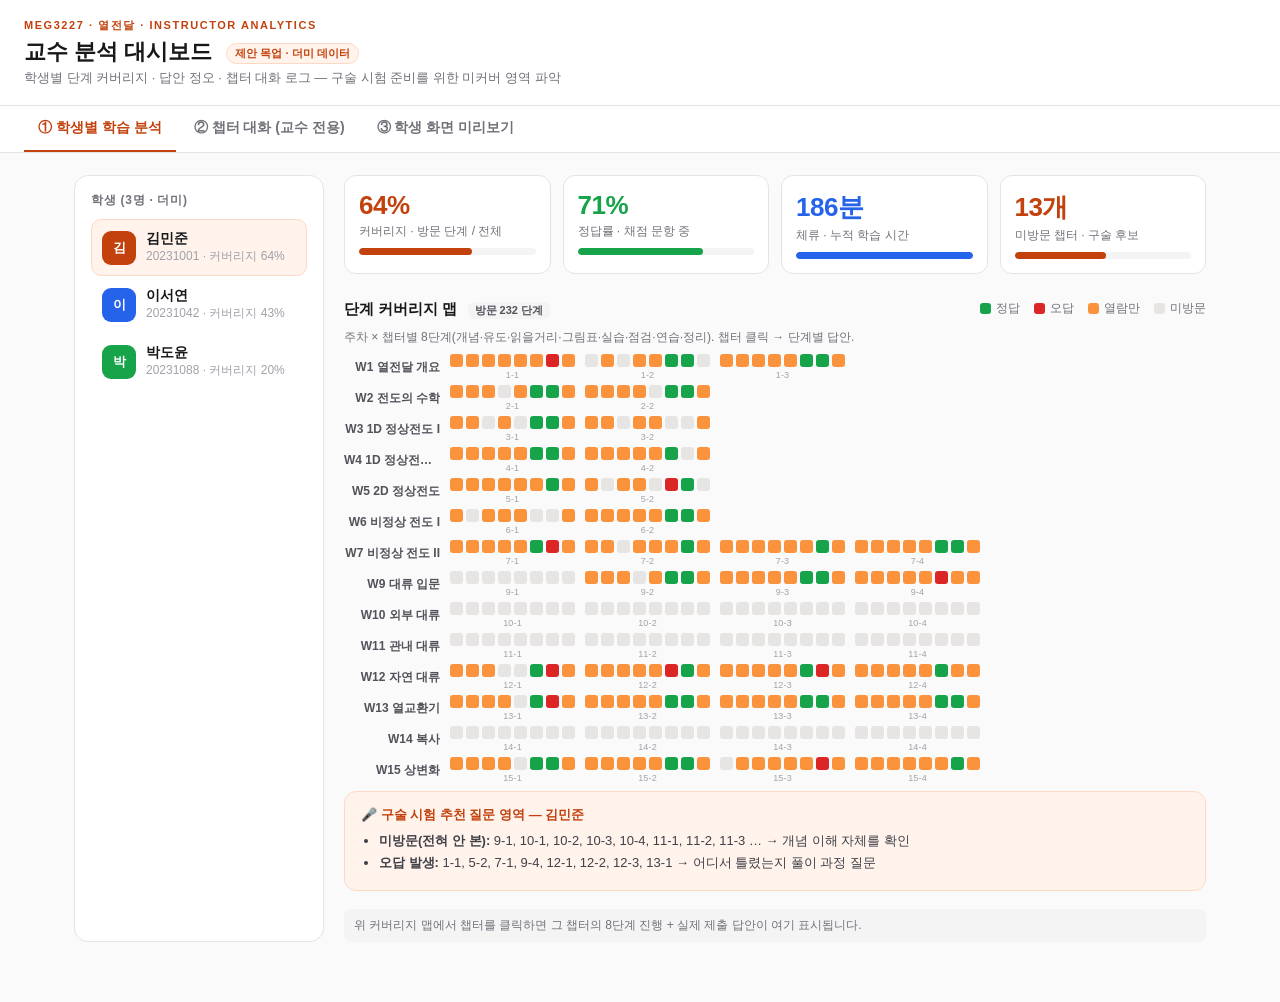
<file: public/mockup-admin.html>
<!doctype html>
<html lang="ko">
<head>
<meta charset="utf-8" />
<meta name="viewport" content="width=device-width, initial-scale=1" />
<title>교수 분석 대시보드 — 제안 목업 (MFTEL 열전달)</title>
<style>
  :root{
    --accent:#c2410c; --accent-hover:#a8360a; --accent-soft:#fff3ec;
    --ink:#18181b; --ink2:#3f3f46; --gray:#52525b; --gray2:#71717a; --gray3:#a1a1aa;
    --line:#e4e4e7; --wash:#f4f4f5; --page:#fafafa; --white:#fff;
    --ok:#16a34a; --okbg:#dcfce7; --bad:#dc2626; --badbg:#fee2e2; --read:#fb923c; --skip:#e7e5e4;
  }
  *{box-sizing:border-box}
  html,body{margin:0}
  body{font-family:-apple-system,BlinkMacSystemFont,"Segoe UI",Roboto,"Apple SD Gothic Neo","Noto Sans KR",sans-serif;background:var(--page);color:var(--ink);-webkit-font-smoothing:antialiased}
  header{border-bottom:1px solid var(--line);background:var(--white);padding:18px 24px}
  .eyebrow{font-size:11px;font-weight:800;letter-spacing:.14em;color:var(--accent)}
  h1{margin:4px 0 2px;font-size:22px;font-weight:800}
  .sub{font-size:13px;color:var(--gray2)}
  .badge-demo{display:inline-block;margin-left:8px;font-size:11px;font-weight:700;color:var(--accent);background:var(--accent-soft);border:1px solid #fcd9c4;padding:2px 8px;border-radius:999px;vertical-align:middle}
  nav.tabs{display:flex;gap:4px;padding:0 24px;background:var(--white);border-bottom:1px solid var(--line);position:sticky;top:0;z-index:5}
  nav.tabs button{appearance:none;border:none;background:none;padding:13px 14px;font-size:14px;font-weight:600;color:var(--gray2);cursor:pointer;border-bottom:2px solid transparent}
  nav.tabs button.active{color:var(--accent);border-bottom-color:var(--accent)}
  main{max-width:1180px;margin:0 auto;padding:22px 24px 60px}
  .view{display:none}.view.active{display:block}
  .grid2{display:grid;grid-template-columns:250px 1fr;gap:20px}
  @media(max-width:820px){.grid2{grid-template-columns:1fr}}
  .card{background:var(--white);border:1px solid var(--line);border-radius:14px}
  .card.pad{padding:16px}
  .muted{color:var(--gray2)}
  .roster h3,.panel h3{margin:0 0 10px;font-size:12px;font-weight:800;letter-spacing:.06em;color:var(--gray2);text-transform:uppercase}
  .stu{display:flex;align-items:center;gap:10px;padding:10px;border-radius:10px;cursor:pointer;border:1px solid transparent}
  .stu:hover{background:var(--wash)}
  .stu.sel{background:var(--accent-soft);border-color:#fcd9c4}
  .stu .av{width:34px;height:34px;border-radius:9px;flex:0 0 auto;display:flex;align-items:center;justify-content:center;color:#fff;font-weight:800;font-size:13px}
  .stu .nm{font-weight:700;font-size:14px}
  .stu .mt{font-size:12px;color:var(--gray3)}
  .stat-row{display:grid;grid-template-columns:repeat(4,1fr);gap:12px;margin-bottom:18px}
  @media(max-width:640px){.stat-row{grid-template-columns:repeat(2,1fr)}}
  .stat{background:var(--white);border:1px solid var(--line);border-radius:12px;padding:14px}
  .stat .v{font-size:26px;font-weight:800;letter-spacing:-.02em}
  .stat .l{font-size:12px;color:var(--gray2);margin-top:2px}
  .bar{height:7px;border-radius:99px;background:var(--wash);overflow:hidden;margin-top:8px}
  .bar>i{display:block;height:100%;border-radius:99px}
  .sec-title{display:flex;align-items:baseline;justify-content:space-between;margin:26px 0 10px}
  .sec-title h2{font-size:15px;font-weight:800;margin:0}
  .legend{display:flex;gap:14px;flex-wrap:wrap;font-size:12px;color:var(--gray2)}
  .legend span{display:inline-flex;align-items:center;gap:5px}
  .sw{width:11px;height:11px;border-radius:3px;display:inline-block}
  .sw.ok{background:var(--ok)}.sw.bad{background:var(--bad)}.sw.read{background:var(--read)}.sw.skip{background:var(--skip)}
  /* coverage map */
  .cov{display:flex;flex-direction:column;gap:5px}
  .wkrow{display:grid;grid-template-columns:96px 1fr;align-items:center;gap:10px}
  .wklab{font-size:12px;color:var(--gray);font-weight:600;text-align:right;white-space:nowrap;overflow:hidden;text-overflow:ellipsis}
  .chstrip{display:flex;gap:10px;flex-wrap:wrap}
  .chgrp{display:flex;flex-direction:column;gap:3px;cursor:pointer}
  .chgrp .cl{font-size:9px;color:var(--gray3);text-align:center;letter-spacing:.02em}
  .chgrp .cells{display:flex;gap:3px}
  .chgrp:hover .cl{color:var(--accent)}
  .cell{width:13px;height:13px;border-radius:3px;background:var(--skip)}
  .cell.ok{background:var(--ok)}.cell.bad{background:var(--bad)}.cell.read{background:var(--read)}
  .exam-tips{background:var(--accent-soft);border:1px solid #fcd9c4;border-radius:12px;padding:14px 16px;margin-top:8px}
  .exam-tips h4{margin:0 0 8px;font-size:13px;color:var(--accent);font-weight:800}
  .exam-tips ul{margin:0;padding-left:18px}
  .exam-tips li{font-size:13px;color:var(--ink2);margin:4px 0}
  .pill{display:inline-block;font-size:11px;font-weight:700;padding:1px 7px;border-radius:6px;margin-left:6px}
  .pill.gray{background:var(--wash);color:var(--gray)}
  /* drill */
  #drill{margin-top:18px}
  .step-line{display:flex;align-items:center;gap:10px;padding:9px 4px;border-bottom:1px solid var(--wash);font-size:13px}
  .dot{width:9px;height:9px;border-radius:99px;flex:0 0 auto}
  .dot.ok{background:var(--ok)}.dot.bad{background:var(--bad)}.dot.read{background:var(--read)}.dot.skip{background:var(--skip)}
  .step-line .st{width:60px;color:var(--gray2);font-size:12px}
  .step-line .qa{flex:1;color:var(--ink2)}
  .step-line .qa b{color:var(--ink)}
  .tagok{color:var(--ok);font-weight:700}.tagbad{color:var(--bad);font-weight:700}
  /* chat bubbles */
  .chatwrap{display:flex;flex-direction:column;gap:9px;margin-top:6px}
  .bub{max-width:78%;padding:9px 12px;border-radius:14px;font-size:13px;line-height:1.5;position:relative}
  .bub.stud{align-self:flex-start;background:var(--white);border:1px solid var(--line);border-bottom-left-radius:4px}
  .bub .meta{display:block;font-size:10px;color:var(--gray3);margin-top:4px}
  .note{font-size:12px;color:var(--gray2);background:var(--wash);border-radius:8px;padding:8px 10px;margin:6px 0 0}
  .chapter-tab{display:inline-flex;gap:6px;flex-wrap:wrap;margin:0 0 10px}
  .chapter-tab button{font-size:12px;font-weight:600;border:1px solid var(--line);background:var(--white);color:var(--gray);border-radius:999px;padding:5px 11px;cursor:pointer}
  .chapter-tab button.active{background:var(--accent);color:#fff;border-color:var(--accent)}
  /* student preview */
  .device{max-width:420px;margin:0 auto;border:1px solid var(--line);border-radius:20px;overflow:hidden;background:var(--white);box-shadow:0 10px 30px rgba(0,0,0,.06)}
  .lechead{padding:12px 16px;border-bottom:1px solid var(--line);font-size:12px;color:var(--gray2);font-weight:700}
  .lecbody{padding:20px 16px;min-height:150px;font-size:14px;line-height:1.7;color:var(--ink2)}
  .reflect{border-top:1px solid var(--line);background:var(--wash);padding:12px}
  .reflect .rh{font-size:12px;font-weight:700;color:var(--gray);display:flex;align-items:center;gap:6px;margin-bottom:8px}
  .lock{font-size:10px;color:var(--accent);background:var(--accent-soft);border:1px solid #fcd9c4;border-radius:999px;padding:1px 7px;font-weight:700}
  .reflect .in{display:flex;gap:8px}
  .reflect input{flex:1;border:1px solid var(--line);border-radius:10px;padding:9px 12px;font-size:13px;outline:none;background:#fff}
  .reflect input:focus{border-color:var(--accent)}
  .reflect button{background:var(--accent);color:#fff;border:none;border-radius:10px;padding:0 14px;font-weight:700;cursor:pointer}
  .mine{align-self:flex-end;background:var(--accent);color:#fff;border-bottom-right-radius:4px}
  .mine .meta{color:#ffe4d3}
  .callout{background:var(--white);border:1px solid var(--line);border-left:3px solid var(--accent);border-radius:10px;padding:14px 16px;margin:14px 0;font-size:13px;line-height:1.6;color:var(--ink2)}
  .callout b{color:var(--ink)}
  code{background:var(--wash);padding:1px 5px;border-radius:4px;font-size:12px;color:var(--accent)}
</style>
</head>
<body>
<header>
  <div class="eyebrow">MEG3227 · 열전달 · INSTRUCTOR ANALYTICS</div>
  <h1>교수 분석 대시보드 <span class="badge-demo">제안 목업 · 더미 데이터</span></h1>
  <div class="sub">학생별 단계 커버리지 · 답안 정오 · 챕터 대화 로그 — 구술 시험 준비를 위한 미커버 영역 파악</div>
</header>
<nav class="tabs">
  <button data-tab="t1" class="active">① 학생별 학습 분석</button>
  <button data-tab="t2">② 챕터 대화 (교수 전용)</button>
  <button data-tab="t3">③ 학생 화면 미리보기</button>
</nav>
<main>
  <section id="t1" class="view active">
    <div class="grid2">
      <aside class="card pad roster">
        <h3>학생 (3명 · 더미)</h3>
        <div id="roster"></div>
      </aside>
      <div class="panel">
        <div class="stat-row" id="stats"></div>
        <div class="sec-title">
          <h2>단계 커버리지 맵 <span class="pill gray" id="covpct"></span></h2>
          <div class="legend">
            <span><i class="sw ok"></i>정답</span><span><i class="sw bad"></i>오답</span>
            <span><i class="sw read"></i>열람만</span><span><i class="sw skip"></i>미방문</span>
          </div>
        </div>
        <div class="muted" style="font-size:12px;margin-bottom:8px">주차 × 챕터별 8단계(개념·유도·읽을거리·그림표·실습·점검·연습·정리). 챕터 클릭 → 단계별 답안.</div>
        <div class="cov" id="cov"></div>
        <div class="exam-tips" id="tips"></div>
        <div id="drill"></div>
      </div>
    </div>
  </section>

  <section id="t2" class="view">
    <div class="callout">
      <b>기능 ② 챕터 대화 (교수 전용)</b> — 각 챕터 하단에 학생이 생각·질문·막힌 점을 한 줄 남기면 <b>말풍선으로 누적</b>됩니다.
      학생 본인 화면엔 “교수님께 전달됨”만 뜨고 <b>다른 학생·본인에게 대화는 보이지 않으며</b>, 오직 이 교수 화면에서만 학생별·챕터별로 모입니다.
      능동학습의 <code>muddiest point</code>(가장 헷갈린 지점) 수집 패턴 — 구술 시험 질문과 강의 개선의 1차 소스.
    </div>
    <div class="grid2">
      <aside class="card pad roster">
        <h3>학생</h3><div id="roster2"></div>
      </aside>
      <div class="panel card pad">
        <h3 style="margin-top:0">챕터별 대화 로그</h3>
        <div class="chapter-tab" id="chapTabs"></div>
        <div class="chatwrap" id="chatlog"></div>
      </div>
    </div>
  </section>

  <section id="t3" class="view">
    <div class="callout">
      <b>학생 화면</b>에서 챕터 하단 “한 줄 메모” 입력 → 엔터 → 본인 화면엔 <b>내 말풍선 + “교수님만 봅니다” 안내</b>만.
      입력해 보세요. (이 데이터가 곧 ②탭 교수 화면에 학생별로 쌓입니다.)
    </div>
    <div class="device">
      <div class="lechead">WEEK 6 · 6-2 · 집중 용량법 — 실습</div>
      <div class="lecbody">
        Biot 수가 0.1보다 작으면 물체 내부 온도차를 무시하고 “한 덩어리, 한 온도”로 봅니다.
        <br><br>이 조건이 왜 성립하는지, 어디서 막히는지 아래에 한 줄로 남겨보세요.
      </div>
      <div class="reflect">
        <div class="rh">💬 이 챕터 한 줄 메모 <span class="lock">🔒 교수님만 봅니다</span></div>
        <div class="chatwrap" id="demoLog"></div>
        <div class="in" style="margin-top:8px">
          <input id="demoInput" placeholder="예: Bi 수 유도가 헷갈려요…" />
          <button id="demoSend">전송</button>
        </div>
      </div>
    </div>
  </section>
</main>

<script>
const STEPS = ["개념","유도","읽을거리","그림·표","실습","점검","연습","정리"];
const WEEKS = [
  {n:1,t:"열전달 개요",ch:["1-1","1-2","1-3"]},{n:2,t:"전도의 수학",ch:["2-1","2-2"]},
  {n:3,t:"1D 정상전도 I",ch:["3-1","3-2"]},{n:4,t:"1D 정상전도 II",ch:["4-1","4-2"]},
  {n:5,t:"2D 정상전도",ch:["5-1","5-2"]},{n:6,t:"비정상 전도 I",ch:["6-1","6-2"]},
  {n:7,t:"비정상 전도 II",ch:["7-1","7-2","7-3","7-4"]},{n:9,t:"대류 입문",ch:["9-1","9-2","9-3","9-4"]},
  {n:10,t:"외부 대류",ch:["10-1","10-2","10-3","10-4"]},{n:11,t:"관내 대류",ch:["11-1","11-2","11-3","11-4"]},
  {n:12,t:"자연 대류",ch:["12-1","12-2","12-3","12-4"]},{n:13,t:"열교환기",ch:["13-1","13-2","13-3","13-4"]},
  {n:14,t:"복사",ch:["14-1","14-2","14-3","14-4"]},{n:15,t:"상변화",ch:["15-1","15-2","15-3","15-4"]},
];
// 상태 코드: 0 미방문 / 1 열람만 / 2 정답 / 3 오답
const SAMPLE_Q = {
  "점검":["열저항 직렬/병렬 판별","무차원 수의 물리적 의미","경계조건 유형","1항 근사 타당 조건"],
  "연습":["ΔT_lm 계산","Nu_D 상관식 대입","Biot 수 산정","시상수 τ"]
};
function profile(seed, diligence){ // diligence 0~1
  let rng=seed; const rnd=()=>{rng=(rng*1103515245+12345)&0x7fffffff;return rng/0x7fffffff;};
  const cov={}; let visited=0,correct=0,answered=0,total=0;
  WEEKS.forEach((w,wi)=>{
    const weekReach = rnd() < (diligence*1.15 - wi*0.012); // 뒤 주차일수록 도달률↓
    w.ch.forEach(ch=>{
      const steps=[]; let chReach = weekReach && rnd() < (0.55+diligence*0.5);
      for(let s=0;s<8;s++){
        if(!chReach || rnd() > (0.5+diligence*0.5)) { steps.push(0); continue; }
        visited++;
        if(STEPS[s]==="점검"||STEPS[s]==="연습"){
          total++;
          const ans = rnd() < (0.35+diligence*0.6);
          if(ans){answered++; if(rnd()<(0.4+diligence*0.55)){steps.push(2);correct++;}else steps.push(3);}
          else steps.push(1);
        } else steps.push(1);
      }
      cov[ch]=steps;
    });
  });
  return {cov, visited, correct, answered, total};
}
const students=[
  {id:"20231001",name:"김민준",hue:"#c2410c",min:186,dil:0.82,
    notes:{"3-2":["임계 반경 개념이 왜 절연이 오히려 손실을 늘리는지 직관이 안 와요"],"6-2":["집중용량법에서 Bi<0.1 기준의 0.1은 어디서 나온 숫자인가요?"],"9-2":["Pr 수가 1보다 크면 속도경계층이 더 두꺼운 게 맞나요?"]}},
  {id:"20231042",name:"이서연",hue:"#2563eb",min:97,dil:0.55,
    notes:{"4-1":["핀 효율이랑 핀 유효도 차이가 계속 헷갈립니다"],"7-1":["Heisler 차트 읽는 법 예제 하나만 더…"]}},
  {id:"20231088",name:"박도윤",hue:"#16a34a",min:41,dil:0.28,
    notes:{"2-1":["아직 못 따라가고 있어요 ㅠㅠ 어디부터 봐야 할까요"]}},
];
students.forEach((s,i)=>Object.assign(s,profile(97+i*541,s.dil)));

let sel=0, selCh=null;
const $=(q,r=document)=>r.querySelector(q), $$=(q,r=document)=>[...r.querySelectorAll(q)];
function av(s){return `<span class="av" style="background:${s.hue}">${s.name[0]}</span>`;}
function pct(s){return s.visited?Math.round(100*(s.correct)/(s.total||1)):0;}
function covRate(s){const tot=WEEKS.reduce((a,w)=>a+w.ch.length*8,0);return Math.round(100*s.visited/tot);}

function renderRoster(id, cb){
  $("#"+id).innerHTML = students.map((s,i)=>`
    <div class="stu ${i===sel?'sel':''}" data-i="${i}">
      ${av(s)}<div><div class="nm">${s.name}</div><div class="mt">${s.id} · 커버리지 ${covRate(s)}%</div></div>
    </div>`).join("");
  $$("#"+id+" .stu").forEach(el=>el.onclick=()=>{sel=+el.dataset.i;selCh=null;cb();});
}
function statusOf(steps){ // 챕터 요약 상태
  if(steps.every(x=>x===0))return 'skip';
  if(steps.includes(3))return 'bad';
  if(steps.includes(2))return 'ok';
  return 'read';
}
function renderT1(){
  const s=students[sel];
  renderRoster("roster",renderT1);
  $("#stats").innerHTML=[
    ["커버리지",covRate(s)+"%","방문 단계 / 전체", s.hue],
    ["정답률",pct(s)+"%","채점 문항 중", "#16a34a"],
    ["체류",s.min+"분","누적 학습 시간","#2563eb"],
    ["미방문 챕터",WEEKS.reduce((a,w)=>a+w.ch.filter(c=>s.cov[c].every(x=>x===0)).length,0)+"개","구술 후보","#c2410c"],
  ].map(([l,v,d,c])=>`<div class="stat"><div class="v" style="color:${c}">${v}</div><div class="l">${l} · ${d}</div><div class="bar"><i style="width:${(''+v).includes('%')?parseInt(v):Math.min(100,parseInt(v)*4)}%;background:${c}"></i></div></div>`).join("");
  $("#covpct").textContent="방문 "+s.visited+" 단계";
  $("#cov").innerHTML=WEEKS.map(w=>`
    <div class="wkrow"><div class="wklab">W${w.n} ${w.t}</div>
      <div class="chstrip">${w.ch.map(ch=>`
        <div class="chgrp" data-ch="${ch}"><div class="cells">${s.cov[ch].map((st,si)=>`<div class="cell ${['','read','ok','bad'][st]}" title="${ch} ${STEPS[si]}"></div>`).join("")}</div><div class="cl">${ch}</div></div>`).join("")}</div>
    </div>`).join("");
  $$("#cov .chgrp").forEach(el=>el.onclick=()=>{selCh=el.dataset.ch;renderDrill();});
  // 구술 시험 추천: 미방문/오답 챕터
  const skip=[], weak=[];
  WEEKS.forEach(w=>w.ch.forEach(ch=>{const st=statusOf(s.cov[ch]); if(st==='skip')skip.push(ch); else if(st==='bad')weak.push(ch);}));
  $("#tips").innerHTML=`<h4>🎤 구술 시험 추천 질문 영역 — ${s.name}</h4>
    <ul>
      ${skip.length?`<li><b>미방문(전혀 안 본):</b> ${skip.slice(0,8).join(", ")}${skip.length>8?" …":""} → 개념 이해 자체를 확인</li>`:``}
      ${weak.length?`<li><b>오답 발생:</b> ${weak.slice(0,8).join(", ")} → 어디서 틀렸는지 풀이 과정 질문</li>`:``}
      ${(!skip.length&&!weak.length)?`<li>전 범위 정답 커버 — 심화/응용 질문으로 변별</li>`:``}
    </ul>`;
  renderDrill();
}
function renderDrill(){
  const s=students[sel];
  if(!selCh){$("#drill").innerHTML=`<div class="note">위 커버리지 맵에서 챕터를 클릭하면 그 챕터의 8단계 진행 + 실제 제출 답안이 여기 표시됩니다.</div>`;return;}
  const steps=s.cov[selCh]; let qi=0;
  $("#drill").innerHTML=`<div class="card pad"><div class="sec-title" style="margin:0 0 6px"><h2>${selCh} 단계별 진행 & 답안</h2>
    <span class="muted" style="font-size:12px">${s.name}</span></div>
    ${steps.map((st,i)=>{
      const cls=['skip','read','ok','bad'][st];
      let qa='';
      if(STEPS[i]==="점검"||STEPS[i]==="연습"){
        const q=(SAMPLE_Q[STEPS[i]]||[])[(selCh.charCodeAt(0)+i)%4];
        if(st===2)qa=`<b>${q}</b> — 제출: “정답” <span class="tagok">✔ 정답</span>`;
        else if(st===3)qa=`<b>${q}</b> — 제출: “오답값” <span class="tagbad">✘ 오답</span>`;
        else if(st===1)qa=`<b>${q}</b> — <span class="muted">열람했으나 미제출</span>`;
        else qa=`<span class="muted">미방문</span>`;
      } else qa= st>=1?`<span class="muted">열람 완료</span>`:`<span class="muted">미방문</span>`;
      return `<div class="step-line"><span class="dot ${cls}"></span><span class="st">${STEPS[i]}</span><span class="qa">${qa}</span></div>`;
    }).join("")}
    ${s.notes[selCh]?`<div style="margin-top:12px"><div class="rh" style="font-size:12px;font-weight:700;color:var(--gray)">💬 이 챕터에 남긴 메모</div><div class="chatwrap">${s.notes[selCh].map(n=>`<div class="bub stud">${n}<span class="meta">${selCh} · 교수 전용</span></div>`).join("")}</div></div>`:``}
  </div>`;
}
// Tab2
let sel2=0, selCh2=null;
function renderT2(){
  const s=students[sel2];
  $("#roster2").innerHTML=students.map((s,i)=>`<div class="stu ${i===sel2?'sel':''}" data-i="${i}">${av(s)}<div><div class="nm">${s.name}</div><div class="mt">메모 ${Object.values(s.notes).flat().length}개</div></div></div>`).join("");
  $$("#roster2 .stu").forEach(el=>el.onclick=()=>{sel2=+el.dataset.i;selCh2=null;renderT2();});
  const chs=Object.keys(s.notes);
  if(!selCh2)selCh2=chs[0]||null;
  $("#chapTabs").innerHTML=chs.length?chs.map(c=>`<button class="${c===selCh2?'active':''}" data-c="${c}">${c}</button>`).join(""):`<span class="muted">남긴 메모 없음</span>`;
  $$("#chapTabs button").forEach(b=>b.onclick=()=>{selCh2=b.dataset.c;renderT2();});
  $("#chatlog").innerHTML=(s.notes[selCh2]||[]).map(n=>`<div class="bub stud">${n}<span class="meta">${s.name} · ${selCh2}</span></div>`).join("")||`<span class="muted">이 챕터 메모 없음</span>`;
}
// Tab3 demo
const demo=["Bi 수 유도가 헷갈려요…"];
function renderDemo(){
  $("#demoLog").innerHTML=demo.map((m,i)=>`<div class="bub ${i%2?'stud':'mine'}">${m}<span class="meta">${i%2?'':'나 · '}교수님만 봅니다</span></div>`).join("");
}
$("#demoSend").onclick=()=>{const v=$("#demoInput").value.trim();if(!v)return;demo.push(v);$("#demoInput").value="";renderDemo();};
$("#demoInput").addEventListener("keydown",e=>{if(e.key==="Enter")$("#demoSend").click();});

$$("nav.tabs button").forEach(b=>b.onclick=()=>{
  $$("nav.tabs button").forEach(x=>x.classList.remove("active"));b.classList.add("active");
  $$(".view").forEach(v=>v.classList.remove("active"));
  ({t1:"#t1",t2:"#t2",t3:"#t3"})[b.dataset.tab] && $(({t1:"#t1",t2:"#t2",t3:"#t3"})[b.dataset.tab]).classList.add("active");
  if(b.dataset.tab==="t2")renderT2();
});
renderT1();renderDemo();
</script>
</body>
</html>
</file>
